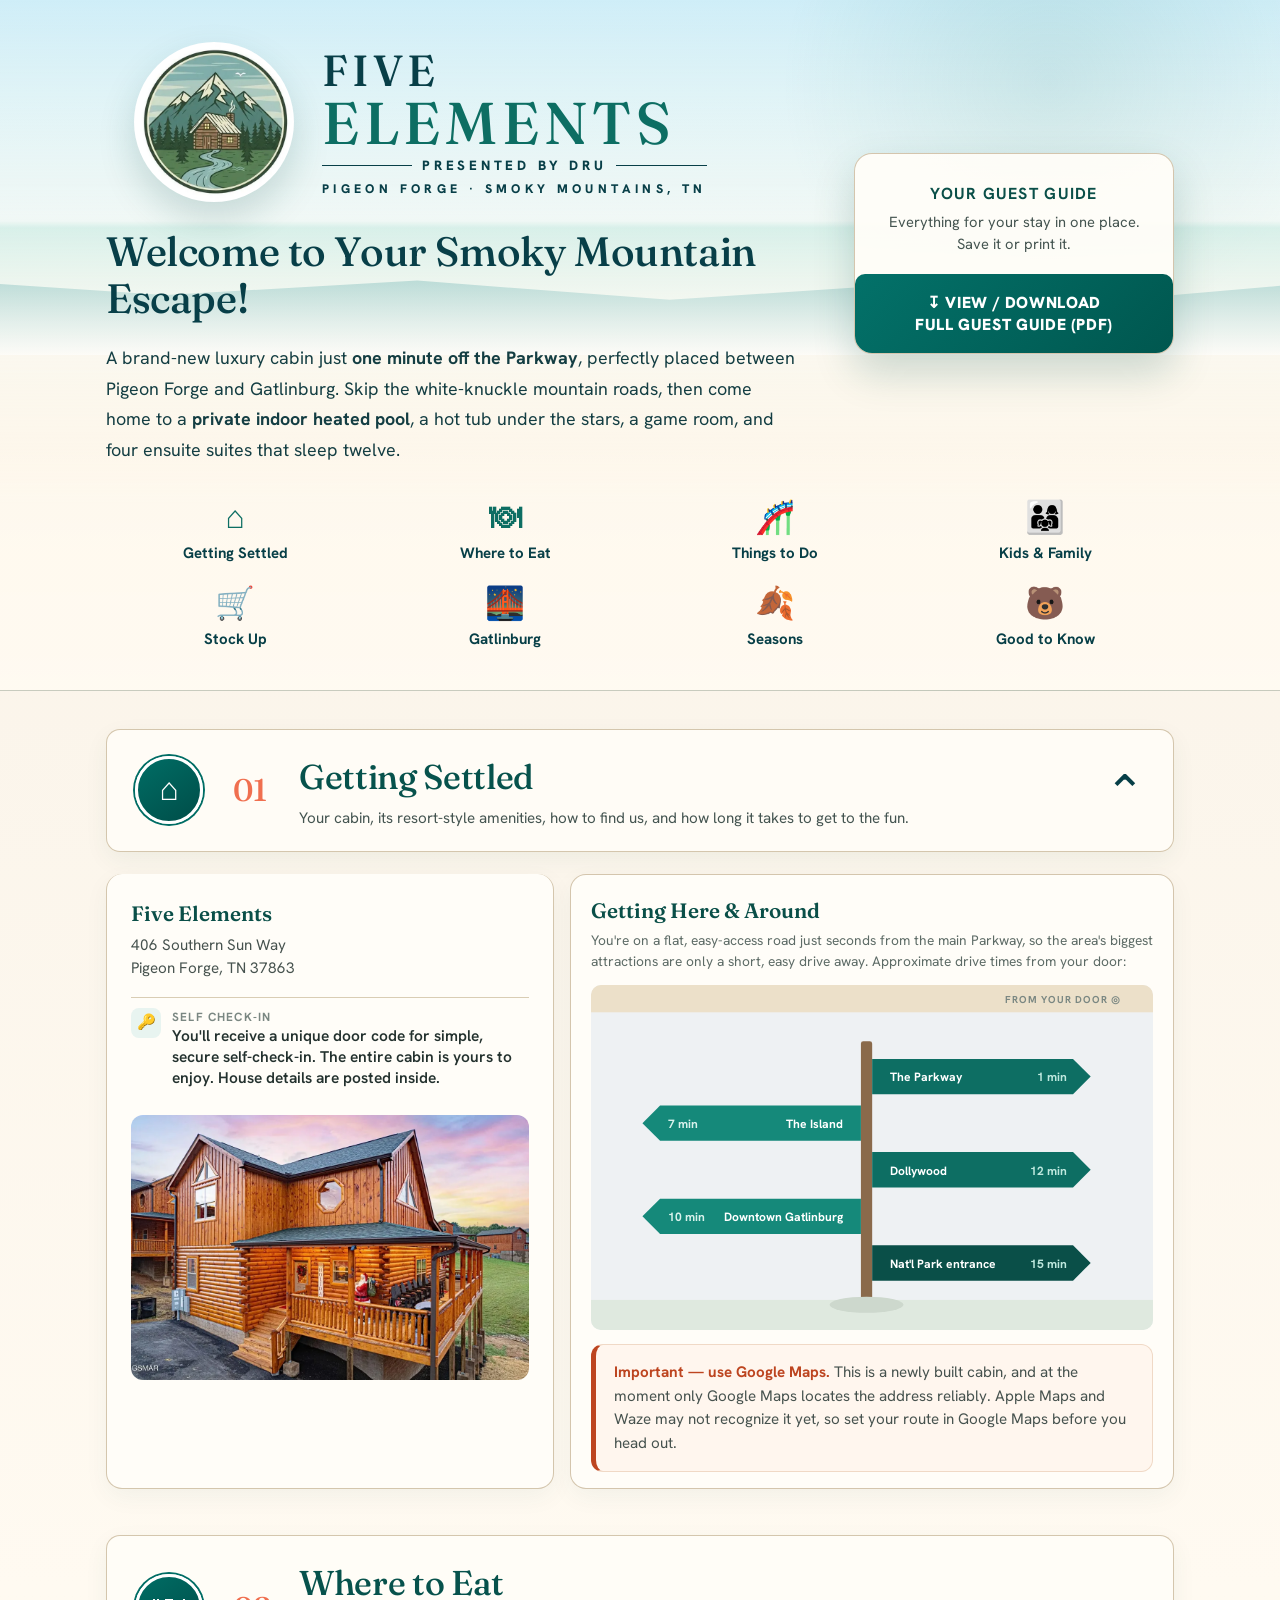
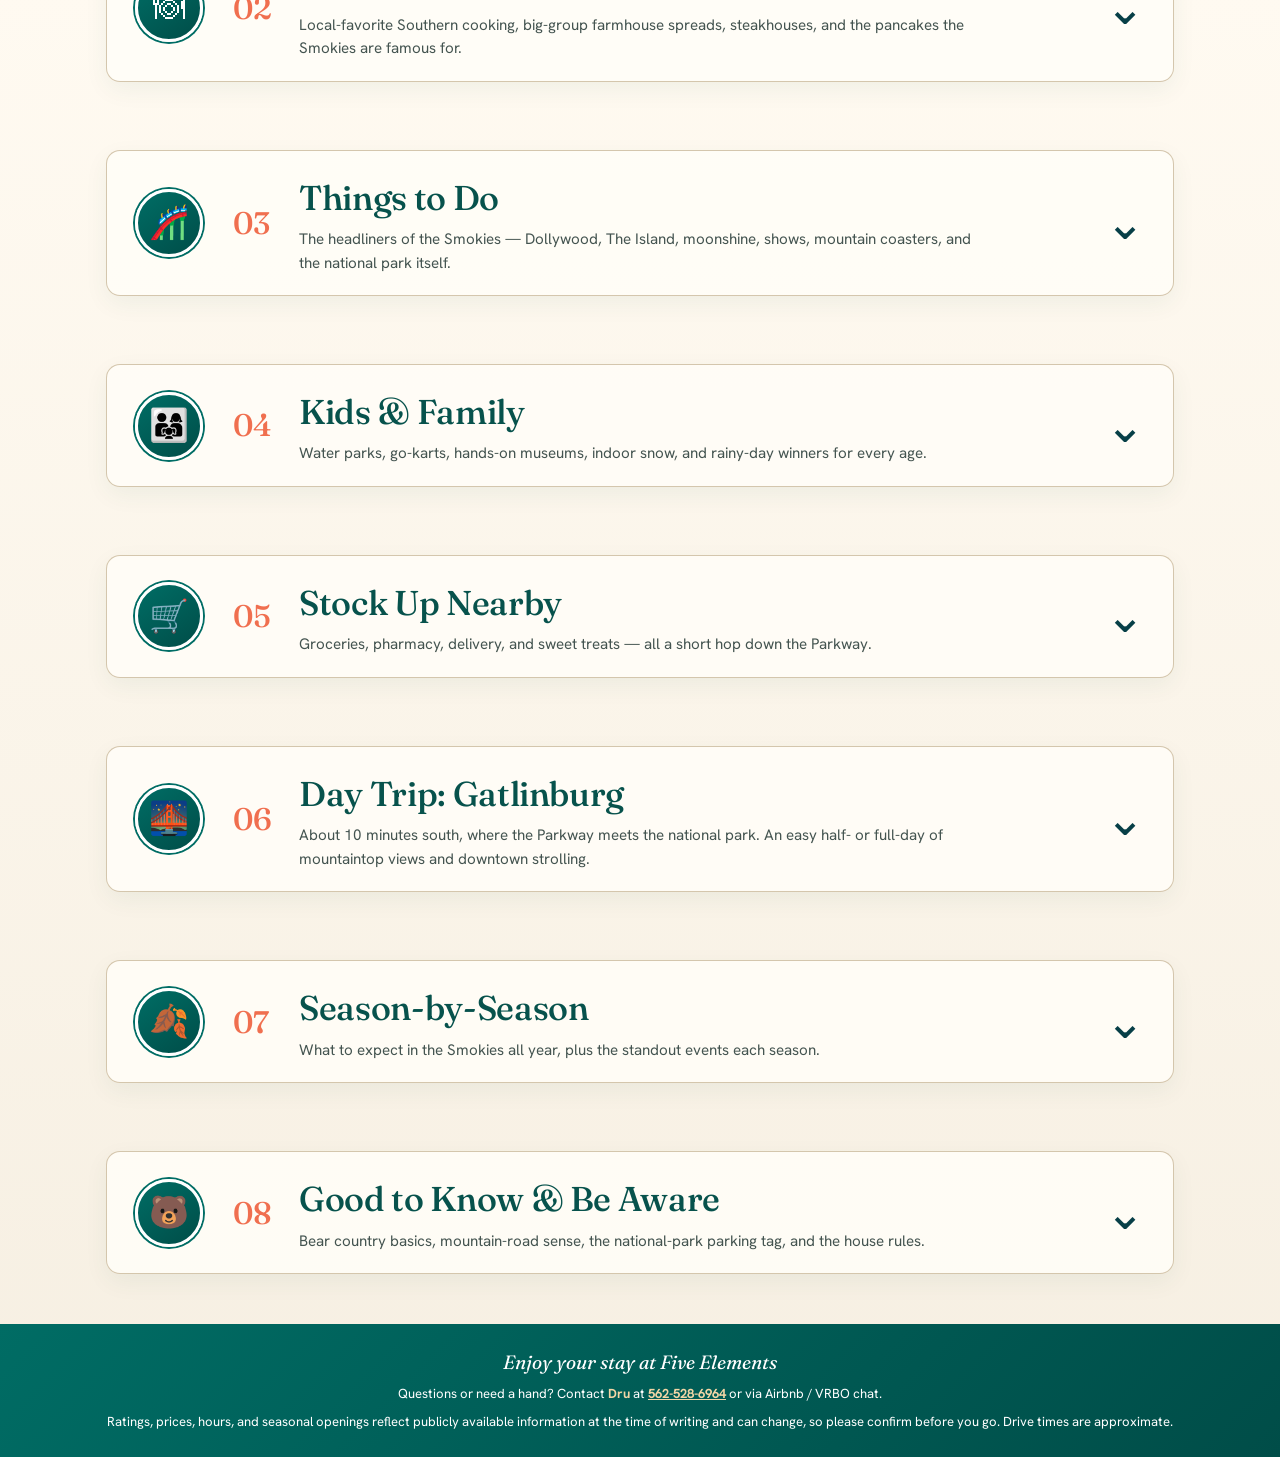
<file: index.html>
<!DOCTYPE html>
<html lang="en">
<head>
<meta charset="UTF-8">
<meta name="viewport" content="width=device-width, initial-scale=1.0">
<title>Five Elements Smoky Mountains Guide</title>
<meta name="description" content="Five Elements guest guide for Pigeon Forge, TN: cabin details, things to do for adults and kids, best places to eat, a Gatlinburg day trip, seasonal tips, and bear &amp; mountain safety.">
<meta name="robots" content="index, follow">
<meta name="theme-color" content="#0d6e63">
<link rel="canonical" href="https://5esmoky.github.io/guide/">
<meta property="og:type" content="website">
<meta property="og:title" content="Five Elements Smoky Mountains Guide">
<meta property="og:description" content="Guest guide for Five Elements in Pigeon Forge, TN: things to do, dining, a Gatlinburg day trip, seasonal tips, and local know-how.">
<meta property="og:url" content="https://5esmoky.github.io/guide/">
<meta property="og:image" content="https://5esmoky.github.io/guide/cabin-home.jpg">
<meta name="twitter:card" content="summary_large_image">
<meta name="twitter:title" content="Five Elements Smoky Mountains Guide">
<meta name="twitter:description" content="Guest guide for Five Elements in Pigeon Forge, Tennessee.">
<meta name="twitter:image" content="https://5esmoky.github.io/guide/cabin-home.jpg">
<link rel="preload" as="image" href="assets/img/cabin-logo.webp" type="image/webp">
<link rel="preconnect" href="https://fonts.googleapis.com">
<link rel="preconnect" href="https://fonts.gstatic.com" crossorigin>
<link href="https://fonts.googleapis.com/css2?family=Fraunces:ital,opsz,wght@0,9..144,400;0,9..144,500;0,9..144,600;1,9..144,400&family=Hanken+Grotesk:wght@400;500;600;700&display=swap" rel="stylesheet">
<link rel="stylesheet" href="assets/css/styles.css">

<style>
  /* tidy 4-up nav for 8 sections */
  .iconnav { grid-template-columns: repeat(4, 1fr) !important; row-gap: 22px !important; }
  @media screen and (max-width: 640px) { .iconnav { grid-template-columns: repeat(3, 1fr) !important; } }
  @media screen and (max-width: 420px) { .iconnav { grid-template-columns: repeat(2, 1fr) !important; } }

  /* signpost orientation card */
  .orient { width: 100%; height: auto; display: block; }

  /* GPS / be-aware callout */
  .callout { background: #fff6ee; border: 1px solid #f0d9c6; border-left: 5px solid var(--coral);
    border-radius: 12px; padding: 16px 18px; margin: 14px 0 0; }
  .callout b { color: var(--coral); }
  .callout p { margin: 0; font-size: .95rem; color: #46524e; }
</style>
</head>
<body>

<header class="hero">
  <div class="wrap hero-wrap">
    <div class="hero-main">
      <div class="brand-lockup">
        <picture><source srcset="assets/img/cabin-logo.webp" type="image/webp"><img class="brand-logo" src="cabin-logo.jpg" alt="Five Elements logo" width="440" height="440" decoding="async"></picture>
        <div class="brand-text">
          <div class="brand-title-small">FIVE</div>
          <div class="brand-title-large">ELEMENTS</div>
          <div class="brand-presented"><span></span>PRESENTED BY DRU<span></span></div>
          <div class="brand-place">PIGEON FORGE · SMOKY MOUNTAINS, TN</div>
        </div>
      </div>
      <h1>Welcome to Your Smoky Mountain Escape!</h1>
      <p class="lede">A brand-new luxury cabin just <b>one minute off the Parkway</b>, perfectly placed between Pigeon Forge and Gatlinburg. Skip the white-knuckle mountain roads, then come home to a <b>private indoor heated pool</b>, a hot tub under the stars, a game room, and four ensuite suites that sleep twelve.</p>
    </div>

    <aside class="hero-contact" aria-label="Guest guide download">
      <h3>Your Guest Guide</h3>
      <p class="smallhelp">Everything for your stay in one place. Save it or print it.</p>
      <a class="pdfbtn" href="./guest-guide.pdf" target="_blank" rel="noopener">↧ View / Download<br>Full Guest Guide (PDF)</a>
    </aside>
  </div>
  <nav class="wrap iconnav" aria-label="Guide sections">
    <a href="#settle"><span>⌂</span>Getting Settled</a>
    <a href="#eat"><span>🍽</span>Where to Eat</a>
    <a href="#do"><span>🎢</span>Things to Do</a>
    <a href="#family"><span>👨‍👩‍👧</span>Kids &amp; Family</a>
    <a href="#stores"><span>🛒</span>Stock Up</a>
    <a href="#gatlinburg"><span>🌉</span>Gatlinburg</a>
    <a href="#seasons"><span>🍂</span>Seasons</a>
    <a href="#good"><span>🐻</span>Good to Know</a>
  </nav>
</header>

<!-- ================= GETTING SETTLED ================= -->
<section class="wrap" id="settle">
  <details class="accordion" name="guide" open>
    <summary><span class="acc-icon">⌂</span><span class="sec-num">01</span><div class="sec-head"><h2>Getting Settled</h2><div class="summary-desc">Your cabin, its resort-style amenities, how to find us, and how long it takes to get to the fun.</div></div></summary>

  <div class="hilites">
    <h3>Your home at Five Elements</h3>
    <div class="hgrid">
      <div class="hitem"><span class="hi">&#127946;</span><div><b>Private indoor heated pool</b><span class="ht">Swim rain or shine, year-round. Heated, 3-ft depth, with a keyed safety lock and pool towels provided. Keep it locked and supervise children at all times.</span></div></div>
      <div class="hitem"><span class="hi">&#9832;&#65039;</span><div><b>Hot tub &amp; big deck</b><span class="ht">A steamy hot tub for star-gazing, plus lounge seating, a gas grill, and warm string lights. Morning coffee and sunset evenings hit different up here.</span></div></div>
      <div class="hitem"><span class="hi">&#127918;</span><div><b>Game room</b><span class="ht">A multi-cade arcade and a smart TV for the kids and the kids at heart, plus a cozy living room with a gas fireplace and a large sectional.</span></div></div>
      <div class="hitem"><span class="hi">&#128716;</span><div><b>4 ensuite suites · sleeps 12</b><span class="ht">Two king suites, one queen suite with two queens, and a bunk room with full-over-full beds. Every bedroom has its own full bath and smart TV. Full kitchen, washer/dryer, and high-speed WiFi throughout.</span></div></div>
    </div>
  </div>

  <div class="settle-grid">

    <div class="contact-card">
      <h3>Five Elements</h3>
      <p class="addr">406 Southern Sun Way<br>Pigeon Forge, TN 37863</p>
      <div class="contact-row">
        <div class="ic">&#128273;</div>
        <div><div class="lbl">Self check-in</div><div class="val">You'll receive a unique door code for simple, secure self-check-in. The entire cabin is yours to enjoy. House details are posted inside.</div></div>
      </div>
      <picture><source srcset="assets/img/cabin-home.webp" type="image/webp"><img class="home-photo" src="cabin-home.jpg" alt="Five Elements cabin at 406 Southern Sun Way, Pigeon Forge" width="1100" height="732" loading="lazy" decoding="async"></picture>
    </div>

    <div class="mapcard">
      <h3>Getting Here &amp; Around</h3>
      <p class="mapsub">You're on a flat, easy-access road just seconds from the main Parkway, so the area's biggest attractions are only a short, easy drive away. Approximate drive times from your door:</p>
      <svg class="orient" viewBox="0 0 700 430" xmlns="http://www.w3.org/2000/svg" role="img" aria-label="Signpost showing approximate drive times from the cabin: the Parkway 1 minute, The Island 7 minutes, Dollywood 12 minutes, downtown Gatlinburg 10 minutes, and the National Park entrance 15 minutes">
        <rect x="0" y="0" width="700" height="430" rx="10" fill="#eef1f3"/>
        <rect x="0" y="0" width="700" height="34" fill="#ece0c9"/>
        <text x="660" y="22" font-family="Hanken Grotesk, sans-serif" font-size="12.5" font-weight="700" fill="#7a8782" text-anchor="end" letter-spacing="1">FROM YOUR DOOR &#9678;</text>
        <!-- ground -->
        <rect x="0" y="392" width="700" height="38" fill="#dfe9df"/>
        <!-- signpost -->
        <rect x="336" y="70" width="14" height="322" rx="3" fill="#8a6a4b"/>
        <ellipse cx="343" cy="398" rx="46" ry="10" fill="#cdd8cd"/>
        <!-- sign plates -->
        <g font-family="Hanken Grotesk, sans-serif">
          <!-- 1 -->
          <path d="M350 92 h250 l22 22 -22 22 h-250 z" fill="#0d6e63"/>
          <text x="372" y="120" font-size="15" font-weight="700" fill="#ffffff">The Parkway</text>
          <text x="592" y="120" font-size="15" font-weight="700" fill="#bfe9df" text-anchor="end">1 min</text>
          <!-- 2 -->
          <path d="M336 150 h-250 l-22 22 22 22 h250 z" fill="#15897a"/>
          <text x="314" y="178" font-size="15" font-weight="700" fill="#ffffff" text-anchor="end">The Island</text>
          <text x="96" y="178" font-size="15" font-weight="700" fill="#d9f2ec">7 min</text>
          <!-- 3 -->
          <path d="M350 208 h250 l22 22 -22 22 h-250 z" fill="#0d6e63"/>
          <text x="372" y="236" font-size="15" font-weight="700" fill="#ffffff">Dollywood</text>
          <text x="592" y="236" font-size="15" font-weight="700" fill="#bfe9df" text-anchor="end">12 min</text>
          <!-- 4 -->
          <path d="M336 266 h-250 l-22 22 22 22 h250 z" fill="#15897a"/>
          <text x="314" y="294" font-size="15" font-weight="700" fill="#ffffff" text-anchor="end">Downtown Gatlinburg</text>
          <text x="96" y="294" font-size="15" font-weight="700" fill="#d9f2ec">10 min</text>
          <!-- 5 -->
          <path d="M350 324 h250 l22 22 -22 22 h-250 z" fill="#0a4f48"/>
          <text x="372" y="352" font-size="15" font-weight="700" fill="#ffffff">Nat'l Park entrance</text>
          <text x="592" y="352" font-size="15" font-weight="700" fill="#bfe9df" text-anchor="end">15 min</text>
        </g>
      </svg>
      <div class="callout">
        <p><b>Important — use Google Maps.</b> This is a newly built cabin, and at the moment only Google Maps locates the address reliably. Apple Maps and Waze may not recognize it yet, so set your route in Google Maps before you head out.</p>
      </div>
    </div>

  </div>
  </details>
</section>

<!-- ================= WHERE TO EAT ================= -->
<section class="wrap" id="eat">
  <details class="accordion" name="guide">
    <summary><span class="acc-icon">🍽</span><span class="sec-num">02</span><div class="sec-head"><h2>Where to Eat</h2><div class="summary-desc">Local-favorite Southern cooking, big-group farmhouse spreads, steakhouses, and the pancakes the Smokies are famous for.</div></div></summary>
  <div class="grid">

    <div class="card">
      <div class="top"><h3>The Old Mill Restaurant</h3><span class="pill">Southern · historic</span></div>
      <div class="meta">Old Mill Square · breakfast till 11am</div>
      <p>Comfort-food landmark beside a working grist mill. Fried chicken, chicken pot pie, meatloaf, and scratch breakfasts with grits and cornbread ground next door.</p>
      <span class="pick"><b>Try:</b> fried chicken · pot pie · the fresh-milled cornbread</span>
    </div>

    <div class="card">
      <div class="top"><h3>The Pottery House Café &amp; Grille</h3><span class="pill">Bistro-Southern</span></div>
      <div class="meta">Old Mill Square · lunch &amp; dinner</div>
      <p>Just across the square, a cozy spot serving Southern plates with a bistro twist, on pottery made next door. Pimento cheese, signature quiches, fresh salads and standout desserts.</p>
      <span class="pick"><b>Try:</b> a patio table by the fountain on a nice day</span>
    </div>

    <div class="card">
      <div class="top"><h3>Mama's Farmhouse</h3><span class="pill">Family-style · groups</span></div>
      <div class="meta">all-you-can-eat · passed bowls</div>
      <p>The move for a big cabin group. Sit down and bowls of Southern home cooking keep coming, family-style. Easy, hearty, and great for feeding twelve without a fuss.</p>
      <span class="pick"><b>Best for:</b> large groups &amp; hungry crews</span>
    </div>

    <div class="card">
      <div class="top"><h3>Sawyer's Farmhouse Restaurant</h3><span class="pill">Breakfast · pancakes</span></div>
      <div class="meta">big farmhouse breakfast</div>
      <p>Pancakes with warm syrup, French toast, omelets and loaded platters in a farmhouse setting. The classic fuel-up before a Dollywood, trail, or national-park day.</p>
      <span class="pick"><b>Tip:</b> go early; the morning line builds fast</span>
    </div>

    <div class="card">
      <div class="top"><h3>Alamo Steakhouse</h3><span class="pill">Steak · date night</span></div>
      <div class="meta">hand-cut, oak-grilled</div>
      <p>Hand-cut steaks grilled over oak, with scratch soups, sauces and gravies. The grown-up dinner when the meal is part of the splurge.</p>
      <span class="pick"><b>Try:</b> the Texas T-Bone or a bone-in ribeye</span>
    </div>

    <div class="card">
      <div class="top"><h3>The Local Goat</h3><span class="pill">New American</span></div>
      <div class="meta">near The Island · craft beer</div>
      <p>Scratch-made New American with locally sourced beef, craveable burgers, and a deep craft-beer and cocktail list. Lively, casual, and a reliable crowd-pleaser.</p>
      <span class="pick"><b>Best for:</b> a relaxed group dinner</span>
    </div>

    <div class="card">
      <div class="top"><h3>Huck Finn's Catfish</h3><span class="pill">Southern · catfish</span></div>
      <div class="meta">bottomless sides</div>
      <p>Southern-style catfish and fried chicken with "bottomless vittles" — white beans, slaw, hush puppies, fries or mashed potatoes. Save room for cobbler.</p>
      <span class="pick"><b>Best for:</b> a true Southern fish fry</span>
    </div>

    <div class="card">
      <div class="top"><h3>Blue Moose Burgers &amp; Wings</h3><span class="pill">Casual · game day</span></div>
      <div class="meta">burgers, wings &amp; TVs</div>
      <p>Easygoing sports-bar feel with big burgers, wings, and a deck. A good casual lunch or a spot to catch the game after a day on the Parkway.</p>
      <span class="pick"><b>Best for:</b> a laid-back, kid-friendly meal</span>
    </div>

    <div class="card">
      <div class="top"><h3>Puckett's</h3><span class="pill">BBQ · live music</span></div>
      <div class="meta">smoked meats</div>
      <p>Tennessee BBQ with slow-smoked pulled pork and brisket, generous sides, and a relaxed, music-friendly vibe. A solid pick for smoked-meat cravings.</p>
      <span class="pick"><b>Try:</b> the BBQ plate with skillet mac &amp; cheese</span>
    </div>

    <div class="card span2">
      <div class="top"><h3>Pancakes &amp; dinner shows (a Smokies tradition)</h3><span class="pill">Local color</span></div>
      <p>Pigeon Forge is the unofficial pancake capital of the South — you'll pass a great pancake house every few blocks (Sawyer's, Frizzle Chicken, Reagan's and more). For dinner-and-a-show, the area's big three are <b>Dolly Parton's Stampede</b>, the <b>Hatfield &amp; McCoy Dinner Feud</b>, and <b>Pirates Voyage</b> — book ahead in season. (More on shows in Things to Do.)</p>
      <span class="pick"><b>Tip:</b> reserve dinner shows at least a week out in summer and October</span>
    </div>

  </div>
  </details>
</section>

<!-- ================= THINGS TO DO ================= -->
<section class="wrap" id="do">
  <details class="accordion" name="guide">
    <summary><span class="acc-icon">🎢</span><span class="sec-num">03</span><div class="sec-head"><h2>Things to Do</h2><div class="summary-desc">The headliners of the Smokies — Dollywood, The Island, moonshine, shows, mountain coasters, and the national park itself.</div></div></summary>
  <div class="grid">

    <div class="card span2">
      <div class="top"><h3>Dollywood</h3><span class="pill">★ The signature day</span></div>
      <div class="meta">theme park · ~10–12 min</div>
      <p>One of America's most-awarded theme parks: world-class coasters, craft shows, Smoky Mountain food, and seasonal festivals. New for 2026 is <b>NightFlight Expedition</b>, an immersive indoor adventure coaster. Plan a full day, and check the calendar for operating days and festival dates.</p>
      <span class="pick"><b>Tip:</b> arrive at opening, hit headline rides first, save shows for midday heat</span>
      <span class="cphone"><span class="nm">Plan &amp; tickets:</span> <a href="https://www.dollywood.com" target="_blank" rel="noopener">dollywood.com</a></span>
    </div>

    <div class="card">
      <div class="top"><h3>The Island in Pigeon Forge</h3><span class="pill">Free to stroll</span></div>
      <div class="meta">~7 min · day &amp; night</div>
      <p>A 23-acre entertainment hub with the 200-ft <b>Great Smoky Mountain Wheel</b>, a dancing fountain show, shops, snacks, an arcade, and Ole Smoky Moonshine. Easy, walkable, and free to wander.</p>
      <span class="pick"><b>Best for:</b> an easy evening with the whole group</span>
      <span class="cphone"><a href="https://islandinpigeonforge.com" target="_blank" rel="noopener">islandinpigeonforge.com</a></span>
    </div>

    <div class="card">
      <div class="top"><h3>Moonshine &amp; Distillery Tastings</h3><span class="pill">Adults</span></div>
      <div class="meta">flights &amp; tours</div>
      <p>Tennessee's legal-moonshine country. Sample at <b>Ole Smoky</b> (at The Island), <b>Old Forge Distillery</b>, <b>Tennessee Shine Co.</b>, and <b>Junction 35</b>. Most offer cheap tasting flights and short tours.</p>
      <span class="pick"><b>Tip:</b> tastings fill up on weekend evenings — go earlier</span>
    </div>

    <div class="card">
      <div class="top"><h3>Dinner Shows</h3><span class="pill">Dinner + entertainment</span></div>
      <div class="meta">book ahead</div>
      <p><b>Dolly Parton's Stampede</b> (horses &amp; a four-course meal), the <b>Hatfield &amp; McCoy Dinner Feud</b> (comedy + Southern feast), and <b>Pirates Voyage</b> (acrobatics on a full-size ship). Loud, fun, and a hit with all ages.</p>
      <span class="pick"><b>Best for:</b> a no-cooking-tonight family evening</span>
    </div>

    <div class="card span2">
      <div class="top"><h3>Great Smoky Mountains National Park</h3><span class="pill">Free entry · ~15 min</span></div>
      <div class="meta">scenic drives, waterfalls &amp; hikes</div>
      <p>The most-visited national park in the country is right at your doorstep. Drive <b>Cades Cove</b> (an 11-mile loop famous for wildlife), <b>Newfound Gap</b>, and the <b>Roaring Fork Motor Nature Trail</b>; hike to <b>Laurel Falls</b>, <b>Clingmans Dome (Kuwohi)</b>, or <b>Andrews Bald</b>. There's no entrance fee, but a parking tag is required to stop (see Good to Know).</p>
      <span class="pick"><b>Tip:</b> go early for wildlife and parking; Cades Cove jams up by mid-morning</span>
      <span class="cphone"><a href="https://www.nps.gov/grsm" target="_blank" rel="noopener">nps.gov/grsm</a></span>
    </div>

    <div class="card">
      <div class="top"><h3>Mountain Coasters &amp; Ziplines</h3><span class="pill">Thrill</span></div>
      <div class="meta">all over the Parkway</div>
      <p>Gravity-fed alpine coasters you control yourself, plus zipline canopy tours. Try the <b>Smoky Mountain Alpine Coaster</b>, <b>Rowdy Bear</b>, <b>Goats on a Roof</b>, and <b>Smoky Mountain Ziplines</b>.</p>
      <span class="pick"><b>Best for:</b> teens and thrill-seekers</span>
    </div>

    <div class="card">
      <div class="top"><h3>Live Shows &amp; Comedy</h3><span class="pill">Evenings</span></div>
      <div class="meta">family-friendly</div>
      <p>Beyond the dinner shows, the Parkway is lined with theaters — magic, music, and the long-running <b>Comedy Barn</b>. A relaxed, indoor option for a cooler or rainy night.</p>
      <span class="pick"><b>Best for:</b> an easy night out of the weather</span>
    </div>

  </div>
  </details>
</section>

<!-- ================= FOR KIDS & FAMILY ================= -->
<section class="wrap" id="family">
  <details class="accordion" name="guide">
    <summary><span class="acc-icon">👨‍👩‍👧</span><span class="sec-num">04</span><div class="sec-head"><h2>Kids &amp; Family</h2><div class="summary-desc">Water parks, go-karts, hands-on museums, indoor snow, and rainy-day winners for every age.</div></div></summary>
  <div class="grid">

    <div class="card">
      <div class="top"><h3>Dollywood's Splash Country</h3><span class="pill">Summer water park</span></div>
      <div class="meta">seasonal · check dates</div>
      <p>Slides, a wave pool, and a lazy river next to Dollywood. A must on a hot summer day; it runs seasonally, so confirm the calendar before you go.</p>
      <span class="pick"><b>Best for:</b> beating the summer heat</span>
    </div>

    <div class="card">
      <div class="top"><h3>WonderWorks</h3><span class="pill">Hands-on science</span></div>
      <div class="meta">the upside-down building</div>
      <p>You can't miss it — it looks flipped on its roof. Inside: 100+ interactive exhibits, an indoor ropes course, and a laser-tag arena. A great rainy-day plan.</p>
      <span class="pick"><b>Best for:</b> curious kids &amp; a weather backup</span>
    </div>

    <div class="card">
      <div class="top"><h3>The Track / Adventure Raceway</h3><span class="pill">Go-karts &amp; more</span></div>
      <div class="meta">on the Parkway</div>
      <p>Multi-level go-kart tracks, mini-golf, bumper boats, kiddie rides and an arcade — the classic Pigeon Forge midway. Pay per attraction or grab a points card.</p>
      <span class="pick"><b>Best for:</b> burning off energy after dinner</span>
    </div>

    <div class="card">
      <div class="top"><h3>Titanic Museum Attraction</h3><span class="pill">Interactive history</span></div>
      <div class="meta">the ship-shaped building</div>
      <p>Walk aboard a half-scale Titanic with a real boarding pass, touch a real iceberg, and feel the sloping decks. Surprisingly moving and very kid-engaging.</p>
      <span class="pick"><b>Best for:</b> ages 6+ and history buffs</span>
    </div>

    <div class="card">
      <div class="top"><h3>Pigeon Forge Snow</h3><span class="pill">Indoor snow</span></div>
      <div class="meta">tubing year-round</div>
      <p>Real snow indoors, all year, for snow tubing and a kids' play area. A genuinely different way to spend a hot afternoon or a rainy one.</p>
      <span class="pick"><b>Best for:</b> little ones &amp; novelty</span>
    </div>

    <div class="card">
      <div class="top"><h3>Comedy Barn &amp; Magic Shows</h3><span class="pill">Clean comedy</span></div>
      <div class="meta">family theaters</div>
      <p>Wholesome, all-ages stage shows with comedy, animals, and magic. An easy, air-conditioned evening the kids will talk about.</p>
      <span class="pick"><b>Best for:</b> a low-key family night</span>
    </div>

    <div class="card">
      <div class="top"><h3>Alcatraz East Crime Museum</h3><span class="pill">Older kids &amp; teens</span></div>
      <div class="meta">true-crime &amp; CSI</div>
      <p>A behind-the-scenes look at crime-solving and forensics, with plenty of interactive exhibits. Best for tweens, teens, and the CSI-obsessed.</p>
      <span class="pick"><b>Best for:</b> ages 10+ on a rainy day</span>
    </div>

    <div class="card span2">
      <div class="top"><h3>A Day "In" at the Cabin (don't overschedule)</h3><span class="pill">Free · at home</span></div>
      <p>Your cabin is an attraction in itself. Spend a slow morning in the <b>private indoor heated pool</b>, run a game-room tournament on the arcade, fire up the grill, and soak in the hot tub after dark. It's the perfect reset between big days out — and the best rainy-day plan of all.</p>
      <span class="pick"><b>Reminder:</b> keep the pool door locked and watch children closely — there's no lifeguard</span>
    </div>

  </div>
  </details>
</section>

<!-- ================= STOCK UP NEARBY ================= -->
<section class="wrap" id="stores">
  <details class="accordion" name="guide">
    <summary><span class="acc-icon">🛒</span><span class="sec-num">05</span><div class="sec-head"><h2>Stock Up Nearby</h2><div class="summary-desc">Groceries, pharmacy, delivery, and sweet treats — all a short hop down the Parkway.</div></div></summary>
  <div class="storewrap">

    <div class="storebox feature">
      <h3><span class="em">🛒</span> Groceries &amp; Essentials</h3>
      <p class="boxsub">Stock the kitchen for a group of twelve</p>
      <div class="store">
        <div class="sname">Food City <span class="tag">closest grocery</span></div>
        <div class="smeta">3625 Parkway, Pigeon Forge · right on the Parkway · open ~7am–midnight daily</div>
        <div class="smeta"><b>Price note:</b> the convenient full grocery closest to the cabin.</div>
        <div class="sphone"><a href="tel:+18654534977">(865) 453-4977</a></div>
      </div>
      <div class="store">
        <div class="sname">Kroger <span class="tag">open late</span></div>
        <div class="smeta">220 Wears Valley Rd, Pigeon Forge · just off the Parkway · open late, with an in-store pharmacy</div>
        <div class="smeta"><b>Price note:</b> big selection and a pharmacy under one roof.</div>
        <div class="sphone"><a href="tel:+18654297127">(865) 429-7127</a> · pharmacy</div>
      </div>
      <div class="store">
        <div class="sname">Publix</div>
        <div class="smeta">2656 Parkway (Valley Forge Shopping Center), Pigeon Forge · ~7am–9pm · deli, bakery &amp; pharmacy</div>
        <div class="smeta"><b>Price note:</b> great deli/bakery; easy in-and-out.</div>
      </div>
      <div class="store">
        <div class="sname">Walmart Supercenter</div>
        <div class="smeta">1414 Parkway, Sevierville · ~10–12 min up the Parkway · open 24 hours · pharmacy</div>
        <div class="smeta"><b>Price note:</b> the lowest-cost one-stop for food plus anything you forgot.</div>
      </div>
    </div>

    <div class="storebox feature">
      <h3><span class="em">💊</span> Pharmacy &amp; Convenience</h3>
      <p class="boxsub">Meds, sunscreen, and last-minute needs</p>
      <div class="store">
        <div class="sname">Walgreens / CVS</div>
        <div class="smeta">Several locations along the Parkway in Pigeon Forge &amp; Sevierville · pharmacy, OTC meds, snacks, basics</div>
        <div class="smeta"><b>Tip:</b> handy for a forgotten prescription or first-aid run.</div>
      </div>
      <div class="store">
        <div class="sname">Grocery pharmacies</div>
        <div class="smeta">Kroger (220 Wears Valley Rd), Walmart (1414 Parkway, Sevierville) and Publix (2656 Parkway) all have pharmacies and most everyday OTC items.</div>
      </div>
      <div class="store">
        <div class="sname">REI · Park parking tags</div>
        <div class="smeta">2655 Teaster Lane, Pigeon Forge · sells national-park parking tags (and gear) if you'd rather grab one in person than print at home.</div>
      </div>
    </div>

    <div class="storebox">
      <h3><span class="em">🍕</span> Delivery &amp; Takeout</h3>
      <p class="boxsub">When nobody wants to leave the hot tub</p>
      <div class="store">
        <div class="sname">DoorDash &amp; Uber Eats</div>
        <div class="smeta">Both deliver widely across Pigeon Forge — pizza, BBQ, breakfast and more, straight to the cabin. Delivery fees and times vary on busy nights.</div>
      </div>
      <div class="store">
        <div class="sname">Big Daddy's Pizzeria</div>
        <div class="smeta">Wood-fired pizzas, a local favorite for takeout. Call ahead on weekend evenings.</div>
      </div>
    </div>

    <div class="storebox">
      <h3><span class="em">🍦</span> Sweet Treats</h3>
      <p class="boxsub">The perfect end to a mountain day</p>
      <div class="store">
        <div class="sname">The Island creameries &amp; candy</div>
        <div class="smeta">Ice cream, fudge and hand-pulled taffy around the fountain at The Island — fun after the wheel.</div>
      </div>
      <div class="store">
        <div class="sname">The Old Mill Candy Kitchen</div>
        <div class="smeta">Old Mill Square · fudge, brittle and ice cream in the historic district, next to the restaurants.</div>
      </div>
    </div>

  </div>
  </details>
</section>

<!-- ================= GATLINBURG DAY TRIP ================= -->
<section class="wrap" id="gatlinburg">
  <details class="accordion" name="guide">
    <summary><span class="acc-icon">🌉</span><span class="sec-num">06</span><div class="sec-head"><h2>Day Trip: Gatlinburg</h2><div class="summary-desc">About 10 minutes south, where the Parkway meets the national park. An easy half- or full-day of mountaintop views and downtown strolling.</div></div></summary>
  <div class="grid">

    <div class="card span2">
      <div class="top"><h3>Gatlinburg SkyLift Park &amp; SkyBridge</h3><span class="pill">★ The view</span></div>
      <div class="meta">~10 min · downtown Gatlinburg</div>
      <p>Ride a chairlift up Crockett Mountain to the SkyDeck, then walk the <b>SkyBridge</b> — at 680 feet, the longest pedestrian suspension bridge in North America, with glass-floor panels in the middle. 2026 admission runs about $30 adults / $22 kids (ages 4–11), including the chairlift.</p>
      <span class="pick"><b>Tip:</b> sunset is stunning; buy combo tickets online if pairing with another attraction</span>
      <span class="cphone"><a href="https://gatlinburgskypark.com" target="_blank" rel="noopener">gatlinburgskypark.com</a></span>
    </div>

    <div class="card">
      <div class="top"><h3>Anakeesta</h3><span class="pill">Mountaintop park</span></div>
      <div class="meta">half to full day</div>
      <p>A gondola or chairlift climbs to a mountaintop park with a 16-bridge <b>Treetop Skywalk</b>, the Anavista Tower, ziplines, a mountain coaster, gardens, and dining. Genuinely great for all ages.</p>
      <span class="pick"><b>Best for:</b> views, kids, and a little thrill</span>
      <span class="cphone"><a href="https://anakeesta.com" target="_blank" rel="noopener">anakeesta.com</a></span>
    </div>

    <div class="card">
      <div class="top"><h3>Ripley's Aquarium of the Smokies</h3><span class="pill">All ages</span></div>
      <div class="meta">88 River Road</div>
      <p>10,000+ sea creatures, a glass underwater tunnel with sharks and rays, and hands-on touch tanks. One of the area's top rainy-day picks for families.</p>
      <span class="pick"><b>Best for:</b> little ones &amp; a weather backup</span>
    </div>

    <div class="card">
      <div class="top"><h3>Ober Mountain (Ober Gatlinburg)</h3><span class="pill">Year-round</span></div>
      <div class="meta">aerial tramway up</div>
      <p>Ride the tram up Mount Harrison for skiing and snow tubing in winter, or the alpine slide, mountain coaster and wildlife encounter the rest of the year.</p>
      <span class="pick"><b>Best for:</b> winter snow play or summer rides</span>
    </div>

    <div class="card">
      <div class="top"><h3>Great Smoky Arts &amp; Crafts Community</h3><span class="pill">Local makers</span></div>
      <div class="meta">8-mile scenic loop</div>
      <p>The largest group of independent artisans in the country — 100+ studios and galleries along a scenic loop just east of downtown. Pottery, leather, brooms, candles, and more.</p>
      <span class="pick"><b>Best for:</b> souvenirs with a story</span>
    </div>

    <div class="card">
      <div class="top"><h3>Downtown Parkway &amp; The Village</h3><span class="pill">Stroll &amp; sip</span></div>
      <div class="meta">walkable strip</div>
      <p>Moonshine and whiskey tastings (Sugarlands, Ole Smoky), the European-style Village Shops, candy makers, and live music at spots like Ole Red. Easy to wander on foot.</p>
      <span class="pick"><b>Tip:</b> park once and walk; downtown lots fill fast midday</span>
    </div>

  </div>
  </details>
</section>

<!-- ================= SEASON-BY-SEASON ================= -->
<section class="wrap" id="seasons">
  <details class="accordion" name="guide">
    <summary><span class="acc-icon">🍂</span><span class="sec-num">07</span><div class="sec-head"><h2>Season-by-Season</h2><div class="summary-desc">What to expect in the Smokies all year, plus the standout events each season.</div></div></summary>
  <div class="seasons">

    <div class="season s-spring">
      <h3>Spring</h3>
      <div class="when">March to May</div>
      <ul>
        <li>Wildflowers everywhere — the park is nicknamed "Wildflower National Park"</li>
        <li>Dollywood reopens for the season; smaller crowds than summer</li>
        <li>Mild days, cool nights — pack layers</li>
        <li>Late May/June: the famous synchronous fireflies at Elkmont (lottery access)</li>
      </ul>
      <div class="vibe">Fresh, green, and the calm before the summer rush.</div>
    </div>

    <div class="season s-summer">
      <h3>Summer</h3>
      <div class="when">June to August</div>
      <ul>
        <li>Peak season: Dollywood's Splash Country open, everything running</li>
        <li>Warm and humid with brief afternoon thunderstorms</li>
        <li>Book Dollywood, dinner shows and tours ahead — they sell out</li>
        <li>July 4th fireworks and festivals along the Parkway</li>
      </ul>
      <div class="vibe">Busy, lively, and the classic full-tilt family vacation.</div>
    </div>

    <div class="season s-fall">
      <h3>Fall</h3>
      <div class="when">September to November</div>
      <ul>
        <li>Leaf season is the big one — color usually peaks mid-to-late October</li>
        <li>Dollywood Harvest Festival &amp; Great Pumpkin LumiNights</li>
        <li>Crisp, gorgeous hiking weather</li>
        <li>Heads-up: October weekends are very busy — book early and start days early</li>
      </ul>
      <div class="vibe">Arguably the most beautiful time to be in the mountains.</div>
    </div>

    <div class="season s-winter">
      <h3>Winter</h3>
      <div class="when">December to February</div>
      <ul>
        <li>Millions of lights: Dollywood's Smoky Mountain Christmas &amp; Winterfest area-wide</li>
        <li>Ober Mountain skiing &amp; snow tubing; Pigeon Forge Snow year-round</li>
        <li>Best deals and the shortest lines of the year</li>
        <li>Snow/ice is possible — check mountain road conditions before higher drives</li>
      </ul>
      <div class="vibe">Cozy, festive, and a great-value getaway.</div>
    </div>

  </div>
  </details>
</section>

<!-- ================= GOOD TO KNOW ================= -->
<section class="wrap" id="good">
  <details class="accordion" name="guide">
    <summary><span class="acc-icon">🐻</span><span class="sec-num">08</span><div class="sec-head"><h2>Good to Know &amp; Be Aware</h2><div class="summary-desc">Bear country basics, mountain-road sense, the national-park parking tag, and the house rules.</div></div></summary>

  <div class="callout" style="margin-top:0;">
    <p><b>Use Google Maps to find us.</b> The cabin is brand new, so only Google Maps locates 406 Southern Sun Way reliably right now. Apple Maps and Waze may send you the wrong way — set your route in Google Maps before leaving.</p>
  </div>

  <div class="rules">
    <h3>🐻 Bears &amp; Wildlife</h3>
    <p class="rulesub">You're in black-bear country — the park is home to roughly 1,500 black bears, and they do wander into neighborhoods and cabins. A few rules keep you and the bears safe.</p>
    <ul class="rulelist">
      <li>Never feed or approach wildlife. In the park it's illegal to willfully come within 50 yards (150 ft) of a bear or elk.</li>
      <li>Secure all food and trash. Don't leave food, coolers, or leftovers on the deck, by the grill, or visible in your car.</li>
      <li>Take trash to the bins promptly and keep lids closed; don't toss food scraps outside.</li>
      <li>If you see a bear, keep your distance and enjoy it from afar — use your phone's zoom, not your feet.</li>
      <li>If a bear approaches: stay calm, pick up small children, make yourself look big, and back away slowly. Do not run.</li>
      <li>Black bears are not grizzlies — if one actually attacks, do <b>not</b> play dead. Fight back, aiming for the face and muzzle.</li>
    </ul>
  </div>

  <div class="rules">
    <h3>🚗 Mountain Roads &amp; the National Park</h3>
    <p class="rulesub">You're a flat minute from the Parkway, but day trips climb into the mountains. A little planning goes a long way.</p>
    <ul class="rulelist">
      <li>Mountain roads are winding and can fog up — slow down, take breaks, and go easy on cruise control.</li>
      <li>The national park has <b>no entrance fee</b>, but a "Park It Forward" parking tag is required to stop for more than 15 minutes: about $5/day, $15/week, or $40/year.</li>
      <li>Buy tags online at recreation.gov or smokiesinformation.org, at visitor centers, or at REI on Teaster Lane. Print it — digital tags aren't accepted. Just driving through is free.</li>
      <li>The Parkway strip backs up midday in season; mornings are calmer, and the Gatlinburg bypass skips some traffic.</li>
      <li>Mountain weather changes fast and runs cooler at elevation — bring a layer even in summer.</li>
    </ul>
  </div>

  <div class="rules">
    <h3>🏡 House Rules</h3>
    <p class="rulesub">A few essentials so everyone has a great, safe stay. (Drawn from your booking details — final house rules posted inside the cabin.)</p>
    <ul class="rulelist">
      <li><b>No smoking</b> anywhere on the property, indoors or out. Violations incur a $500 fee.</li>
      <li>A <b>$500 refundable security deposit</b> hold is placed for the stay and released after checkout if there's no damage.</li>
      <li>Check in with your <b>unique door code</b>; the entire cabin is yours to enjoy.</li>
      <li><b>Indoor pool:</b> keep the keyed pool door locked, and never let children swim unsupervised — there is no lifeguard, and the pool is 3 ft deep throughout.</li>
      <li>Please treat the cabin with care, keep noise neighborly, and respect the listed maximum of 12 guests.</li>
    </ul>
  </div>

  <div class="tips">
    <div class="tip-grid">
      <div class="tip"><h4>Book the big stuff early</h4><p>Dollywood, dinner shows, and tours sell out in summer and on October weekends. Reserve before you arrive.</p></div>
      <div class="tip"><h4>Get your park tag online</h4><p>Buy and print your Park It Forward parking tag before you go, so you're not hunting for one at the trailhead.</p></div>
      <div class="tip"><h4>Beat the Parkway</h4><p>Traffic on the strip peaks midday. Start days early and you'll save real time, especially in fall.</p></div>
      <div class="tip"><h4>Pack layers</h4><p>Mountain mornings and higher elevations are cool even in summer. A light jacket goes a long way.</p></div>
      <div class="tip"><h4>Cash for tips</h4><p>Dinner-show servers, guides, and tour crews work for tips — bring a little cash to thank a great one.</p></div>
      <div class="tip thanks"><h4>Thank you <span class="heart">&#9825;</span></h4><p>We're so glad you chose Five Elements. Have a wonderful stay in the Smokies!</p></div>
    </div>
  </div>
  </details>
</section>

<footer>
  <div class="wrap">
    <div class="mark">Enjoy your stay at Five Elements</div>
    <p style="margin-bottom:8px;color:#fff;">Questions or need a hand? Contact <b style="color:#f3d6a6;">Dru</b> at <a href="tel:+15625286964" style="color:#f3d6a6;font-weight:700;text-decoration:underline;">562-528-6964</a> or via Airbnb / VRBO chat.</p>
    <p>Ratings, prices, hours, and seasonal openings reflect publicly available information at the time of writing and can change, so please confirm before you go. Drive times are approximate.</p>
  </div>
</footer>

<script src="assets/js/main.js" defer></script>
</body>
</html>
</file>
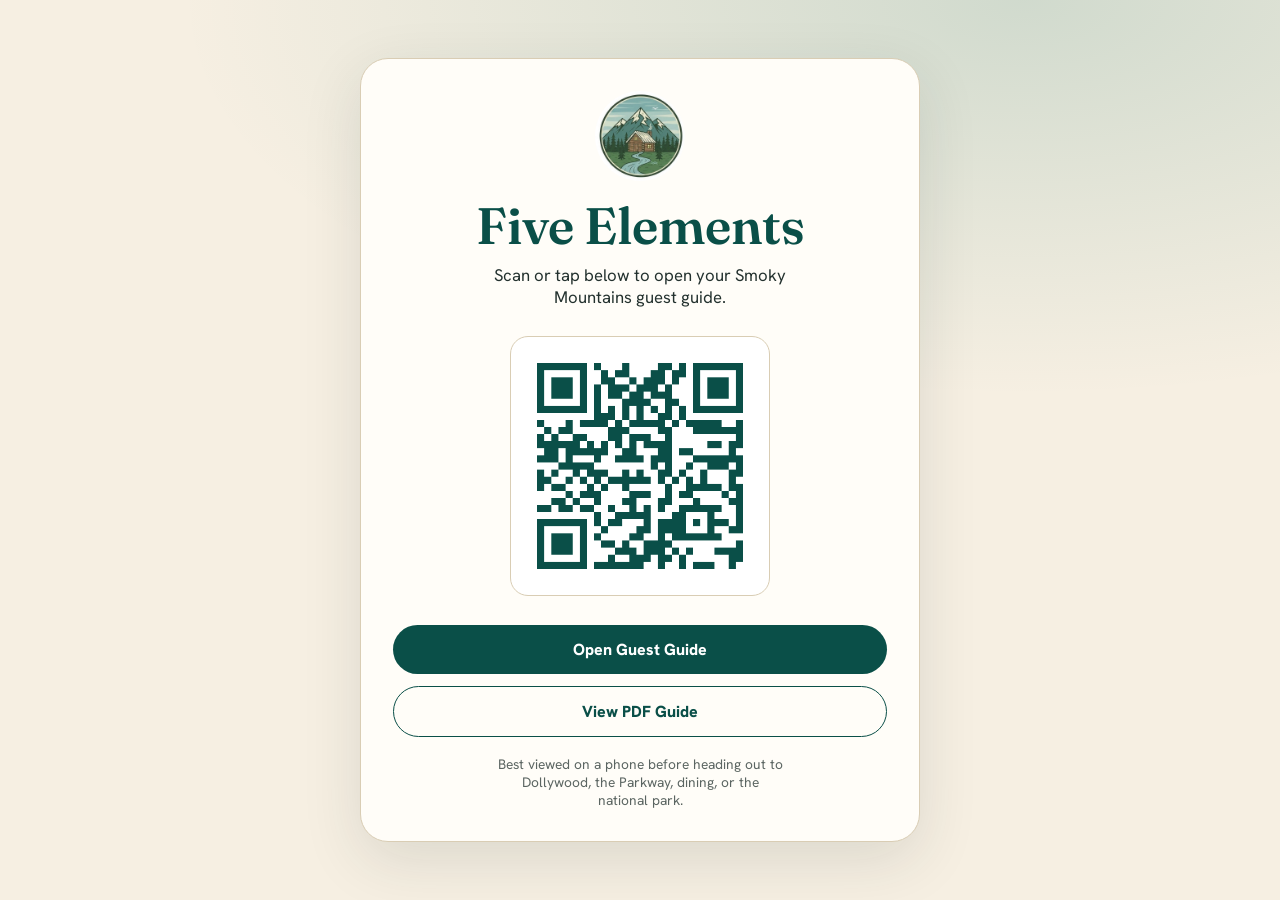
<file: qr.html>
<!DOCTYPE html>
<html lang="en">
<head>
<meta charset="UTF-8">
<meta name="viewport" content="width=device-width, initial-scale=1.0">
<title>Five Elements Smoky Mountains Guide QR</title>
<meta name="description" content="QR landing page for Five Elements guests to open the Pigeon Forge guest guide and PDF.">
<meta name="robots" content="noindex, follow">
<meta name="theme-color" content="#0d6e63">
<link rel="preconnect" href="https://fonts.googleapis.com">
<link rel="preconnect" href="https://fonts.gstatic.com" crossorigin>
<link href="https://fonts.googleapis.com/css2?family=Fraunces:wght@500;600&family=Hanken+Grotesk:wght@400;600;700;800&display=swap" rel="stylesheet">
<style>
:root{--sand:#f6efe2;--ink:#23312e;--emerald:#0d6e63;--emerald-deep:#0a4f48;--coral:#bd4520;--paper:#fffdf8;--line:#d9cdb4}*{box-sizing:border-box}body{margin:0;min-height:100vh;display:grid;place-items:center;padding:28px;background:radial-gradient(120% 80% at 80% 0%, rgba(13,110,99,.16), transparent 55%),var(--sand);font-family:'Hanken Grotesk',sans-serif;color:var(--ink)}main{width:min(100%,560px);background:var(--paper);border:1px solid var(--line);border-radius:28px;padding:32px;text-align:center;box-shadow:0 18px 60px rgba(35,49,46,.12)}.logo{width:90px;height:auto;border-radius:50%;margin-bottom:14px}h1{font-family:'Fraunces',serif;font-weight:600;font-size:clamp(2rem,8vw,3.2rem);line-height:1;margin:0 0 12px;color:var(--emerald-deep)}p{font-size:1.05rem;margin:0 auto 22px;max-width:36ch}.qr{width:min(78vw,260px);height:auto;background:white;border-radius:18px;padding:12px;border:1px solid var(--line);margin:6px auto 24px}.actions{display:grid;gap:12px}.btn{display:block;text-decoration:none;background:var(--emerald-deep);color:#fff;border-radius:999px;padding:14px 18px;font-weight:800}.btn.secondary{background:transparent;color:var(--emerald-deep);border:1px solid var(--emerald-deep)}.note{font-size:.86rem;opacity:.74;margin-top:18px;margin-bottom:0}@media(max-width:520px){main{padding:26px 20px;border-radius:22px}.actions{gap:10px}.btn{padding:13px 16px}}
</style>
</head>
<body>
<main>
<img class="logo" src="cabin-logo.jpg" alt="Five Elements logo" width="440" height="440">
<h1>Five Elements</h1>
<p>Scan or tap below to open your Smoky Mountains guest guide.</p>
<img class="qr" src="guest-guide-qr.png" alt="QR code for the Five Elements guest guide" width="396" height="396">
<div class="actions">
<a class="btn" href="./">Open Guest Guide</a>
<a class="btn secondary" href="./guest-guide.pdf" target="_blank" rel="noopener">View PDF Guide</a>
</div>
<p class="note">Best viewed on a phone before heading out to Dollywood, the Parkway, dining, or the national park.</p>
</main>
</body>
</html>
</file>
<file: assets/css/styles.css>
:root{
    --sand:#f6efe2;
    --sand-deep:#ece0c9;
    --ink:#23312e;
    --emerald:#0d6e63;
    --emerald-deep:#0a4f48;
    --coral:#bd4520;
    --gold:#c79a3f;
    --line:#d9cdb4;
    --paper:#fffdf8;
  }
  *{box-sizing:border-box;margin:0;padding:0;}
  html{scroll-behavior:smooth;}
  body{
    font-family:'Hanken Grotesk',sans-serif;
    background:var(--sand);
    color:var(--ink);
    line-height:1.55;
    -webkit-font-smoothing:antialiased;
  }
  .wrap{max-width:920px;margin:0 auto;padding:0 26px;}

  /* ---------- HERO ---------- */
  header.hero{
    position:relative;
    background:
      radial-gradient(120% 90% at 80% 0%, rgba(13,110,99,.18), transparent 60%),
      linear-gradient(160deg,var(--emerald-deep) 0%, var(--emerald) 55%, #15897a 100%);
    color:var(--paper);
    padding:64px 0 72px;
    overflow:hidden;
  }
  header.hero::after{
    content:"";position:absolute;left:0;right:0;bottom:-1px;height:46px;
    background:var(--sand);
    -webkit-mask:radial-gradient(28px 46px at 28px 0, transparent 98%, #000) repeat-x;
            mask:radial-gradient(28px 46px at 28px 0, transparent 98%, #000) repeat-x;
    -webkit-mask-size:56px 46px; mask-size:56px 46px;
  }
  .eyebrow{
    font-size:.74rem;letter-spacing:.32em;text-transform:uppercase;
    font-weight:600;color:#bfe9df;margin-bottom:18px;
  }
  header.hero h1{
    font-family:'Fraunces',serif;font-weight:500;
    font-size:clamp(2.6rem,6.5vw,4.4rem);line-height:.98;letter-spacing:-.01em;
  }
  header.hero h1 em{font-style:italic;color:var(--gold);}
  .lede{
    margin-top:22px;max-width:560px;font-size:1.06rem;color:#e7f3f0;
  }
  .tagchips{margin-top:26px;display:flex;flex-wrap:wrap;gap:9px;}
  .tagchips span{
    font-size:.72rem;letter-spacing:.12em;text-transform:uppercase;font-weight:600;
    border:1px solid rgba(255,255,255,.35);border-radius:30px;padding:6px 13px;color:#dff0ec;
  }

  /* ---------- SECTION SCAFFOLD ---------- */
  section{padding:54px 0 8px;}
  .sec-head{display:flex;align-items:baseline;gap:16px;margin-bottom:8px;}
  .sec-num{
    font-family:'Fraunces',serif;font-style:italic;font-size:1.1rem;color:var(--coral);
    font-weight:500;
  }
  h2{
    font-family:'Fraunces',serif;font-weight:500;
    font-size:clamp(1.7rem,3.6vw,2.4rem);letter-spacing:-.01em;color:var(--emerald-deep);
  }
  .sec-sub{color:#5d6b66;font-size:.98rem;margin:2px 0 26px;max-width:640px;}

  /* ---------- CARDS ---------- */
  .grid{display:grid;grid-template-columns:1fr 1fr;gap:14px;}
  .card{
    background:var(--paper);border:1px solid var(--line);border-radius:14px;
    padding:18px 20px;position:relative;
    transition:transform .18s ease, box-shadow .18s ease;
  }
  .card:hover{transform:translateY(-3px);box-shadow:0 14px 28px -18px rgba(10,79,72,.5);}
  .card .top{display:flex;justify-content:space-between;align-items:flex-start;gap:10px;}
  .card h3{
    font-family:'Fraunces',serif;font-weight:600;font-size:1.16rem;line-height:1.12;color:var(--ink);
  }
  .pill{
    flex-shrink:0;font-size:.72rem;font-weight:700;letter-spacing:.04em;
    background:var(--sand-deep);color:var(--emerald-deep);border-radius:20px;padding:4px 9px;white-space:nowrap;
  }
  .meta{display:flex;align-items:center;gap:8px;margin:7px 0 9px;font-size:.82rem;color:#7a8782;font-weight:500;}
  .stars{color:var(--gold);font-weight:700;letter-spacing:.02em;}
  .dot{width:3px;height:3px;border-radius:50%;background:#c2cbc7;}
  .card p{font-size:.92rem;color:#46524e;}
  .card .pick{
    display:block;margin-top:10px;font-size:.82rem;color:var(--coral);font-weight:600;
  }
  .card .pick b{color:var(--emerald-deep);}
  .card .cphone{display:block;margin-top:9px;padding-top:9px;border-top:1px dashed var(--line);font-size:.84rem;font-weight:700;color:var(--emerald-deep);letter-spacing:.01em;}
  .card .cphone .ph{color:var(--coral);}
  .card .cphone .nm{color:#7a8782;font-weight:600;}

  /* full-width feature card */
  .grid .span2{grid-column:1 / -1;}

  /* ---------- SEASONS ---------- */
  .seasons{display:grid;grid-template-columns:1fr 1fr;gap:14px;margin-top:8px;}
  .season{
    border-radius:16px;padding:22px 22px 20px;color:#fff;position:relative;overflow:hidden;
  }
  .season h3{font-family:'Fraunces',serif;font-weight:600;font-size:1.35rem;margin-bottom:2px;}
  .season .when{font-size:.74rem;letter-spacing:.16em;text-transform:uppercase;font-weight:700;opacity:.85;margin-bottom:13px;}
  .season ul{list-style:none;display:flex;flex-direction:column;gap:8px;}
  .season li{font-size:.9rem;padding-left:18px;position:relative;line-height:1.4;}
  .season li::before{content:"";position:absolute;left:0;top:.55em;width:7px;height:7px;border-radius:50%;background:rgba(255,255,255,.9);}
  .season .vibe{margin-top:14px;font-size:.82rem;font-style:italic;font-family:'Fraunces',serif;opacity:.95;border-top:1px solid rgba(255,255,255,.28);padding-top:11px;}
  .s-spring{background:linear-gradient(150deg,#3a9d6f,#5bb583);}
  .s-summer{background:linear-gradient(150deg,#e0892f,#e8af3b);}
  .s-fall{background:linear-gradient(150deg,#c2562f,#d8783a);}
  .s-winter{background:linear-gradient(150deg,#1d6f7e,#2f8fa0);}

  /* ---------- TIPS ---------- */
  .tips{background:var(--emerald-deep);color:#eaf5f2;border-radius:18px;padding:34px 34px 30px;margin:18px 0 0;}
  .tips h2{color:#fff;}
  .tip-grid{display:grid;grid-template-columns:1fr 1fr;gap:18px 30px;margin-top:22px;}
  .tip h4{font-size:.95rem;color:var(--gold);font-weight:700;margin-bottom:4px;letter-spacing:.02em;}
  .tip p{font-size:.9rem;color:#d6e7e3;}

  footer{padding:40px 0 56px;text-align:center;color:#7a8782;font-size:.82rem;}
  footer .mark{font-family:'Fraunces',serif;font-style:italic;font-size:1.2rem;color:var(--emerald-deep);margin-bottom:6px;}

  a{color:inherit;}

  /* ---------- GETTING SETTLED ---------- */
  .settle-grid{display:grid;grid-template-columns:1fr 1.25fr;gap:16px;align-items:stretch;margin-top:8px;}
  .contact-card{
    background:var(--paper);border:1px solid var(--line);border-radius:16px;padding:24px 24px 22px;
    border-top:5px solid var(--coral);
  }
  .contact-card h3{font-family:'Fraunces',serif;font-weight:600;font-size:1.3rem;color:var(--emerald-deep);margin-bottom:4px;}
  .contact-card .addr{font-size:.95rem;color:#46524e;margin-bottom:16px;}
  .contact-row{display:flex;gap:11px;align-items:flex-start;padding:10px 0;border-top:1px solid var(--line);}
  .contact-row .ic{flex-shrink:0;width:30px;height:30px;border-radius:8px;background:var(--sand-deep);display:grid;place-items:center;font-size:.95rem;}
  .contact-row .lbl{font-size:.74rem;letter-spacing:.1em;text-transform:uppercase;font-weight:700;color:#7a8782;}
  .contact-row .val{font-size:.97rem;font-weight:600;color:var(--ink);line-height:1.35;}
  .contact-row .val .num{color:var(--coral);}

  /* ---------- BEACH MAP ---------- */
  .mapcard{background:var(--paper);border:1px solid var(--line);border-radius:16px;padding:20px 20px 16px;display:flex;flex-direction:column;}
  .mapcard h3{font-family:'Fraunces',serif;font-weight:600;font-size:1.3rem;color:var(--emerald-deep);margin-bottom:3px;}
  .mapcard .mapsub{font-size:.86rem;color:#5d6b66;margin-bottom:12px;}
  .mapcard svg{width:100%;height:auto;border-radius:10px;display:block;}
  .mapnote{font-size:.78rem;color:#8a958f;font-style:italic;margin-top:10px;}

  /* ---------- STORE BOXES ---------- */
  .storewrap{display:grid;grid-template-columns:1fr 1fr;gap:14px;margin-top:8px;}
  .storebox{background:var(--paper);border:1px solid var(--line);border-radius:14px;padding:18px 20px 16px;}
  .storebox.feature{border-top:4px solid var(--emerald);}
  .storebox h3{font-family:'Fraunces',serif;font-weight:600;font-size:1.14rem;color:var(--emerald-deep);margin-bottom:3px;display:flex;align-items:center;gap:8px;}
  .storebox h3 .em{font-size:1.05rem;}
  .storebox .boxsub{font-size:.8rem;color:#7a8782;margin-bottom:13px;}
  .store{padding:10px 0;border-top:1px solid var(--line);}
  .store:first-of-type{border-top:none;padding-top:2px;}
  .store .sname{font-size:.95rem;font-weight:700;color:var(--ink);}
  .store .sname .tag{font-size:.66rem;font-weight:700;letter-spacing:.06em;text-transform:uppercase;background:var(--sand-deep);color:var(--emerald-deep);border-radius:20px;padding:2px 7px;margin-left:6px;vertical-align:middle;}
  .store .smeta{font-size:.82rem;color:#5d6b66;margin-top:2px;}
  .store .sphone{font-size:.9rem;font-weight:700;color:var(--coral);margin-top:3px;letter-spacing:.01em;}

  @media screen and (max-width:680px){
    .settle-grid,.storewrap{grid-template-columns:1fr;}
    header.hero{padding:48px 0 60px;}
  }
  /* ---------- HOME HIGHLIGHTS ---------- */
  .hilites{background:var(--paper);border:1px solid var(--line);border-top:5px solid var(--gold);border-radius:16px;padding:24px 26px 22px;margin-bottom:16px;}
  .hilites h3{font-family:'Fraunces',serif;font-weight:600;font-size:1.4rem;color:var(--emerald-deep);margin-bottom:16px;}
  .hgrid{display:grid;grid-template-columns:1fr 1fr;gap:18px 28px;}
  .hitem{display:flex;gap:12px;align-items:flex-start;}
  .hitem .hi{flex-shrink:0;font-size:1.25rem;line-height:1.25;}
  .hitem b{display:block;font-size:.98rem;color:var(--ink);font-weight:700;margin-bottom:3px;}
  .hitem span.ht{display:block;font-size:.89rem;color:#5d6b66;line-height:1.45;}

  /* ---------- BEACH FLAG KEY ---------- */
  .flagkey{background:var(--paper);border:1px solid var(--line);border-top:5px solid var(--emerald);border-radius:16px;padding:24px 26px 18px;margin-top:8px;}
  .flagkey h3{font-family:'Fraunces',serif;font-weight:600;font-size:1.45rem;color:var(--emerald-deep);}
  .flagkey .flagsub{font-size:.95rem;color:#5d6b66;margin:4px 0 14px;}
  .flagrow{display:flex;align-items:center;gap:16px;padding:11px 0;border-top:1px solid var(--line);}
  .flagrow:first-of-type{border-top:none;}
  .flag{flex-shrink:0;width:48px;height:34px;border-radius:4px;box-shadow:0 1px 4px rgba(35,49,46,.25);}
  .flag.green{background:#1f9d57;}
  .flag.yellow{background:#f4c20d;}
  .flag.red{background:#d62828;}
  .flag.purple{background:#6a3fa0;}
  .flag.dred{background:#fff;display:flex;flex-direction:column;justify-content:center;gap:4px;padding:4px 3px;}
  .flag.dred i{display:block;height:10px;background:#d62828;border-radius:2px;}
  .flagrow .ft{display:flex;flex-direction:column;line-height:1.3;}
  .flagrow .ft b{font-size:1rem;font-weight:700;color:var(--ink);}
  .flagrow .ft span{font-size:.92rem;color:#5d6b66;}

  /* ---------- MOBILE ---------- */
  @media screen and (max-width:760px){
    .wrap{padding:0 18px;}
    header.hero{padding:48px 0 56px;}
    section{padding:42px 0 6px;}
    .tips{padding:26px 22px 22px;}
    .flagkey{padding:22px 20px 14px;}
  }
  @media screen and (max-width:430px){
    body{line-height:1.5;}
    header.hero h1{font-size:2.15rem;}
    .sec-head{gap:10px;}
    .flagrow{gap:13px;}
    .flag{width:42px;height:30px;}
    .card h3,.storebox h3,.flagkey h3,.contact-card h3,.mapcard h3{font-size:1.12rem;}
    .wrap{padding:0 15px;}
    .lede{font-size:1rem;}
  }

  @media print{
    body{background:#fff;}
    .card:hover{transform:none;box-shadow:none;}
    header.hero,.tips,.season,.contact-card,.mapcard,.storebox{-webkit-print-color-adjust:exact;print-color-adjust:exact;}
    section{padding:26px 0 4px;break-inside:avoid;}
    .card,.storebox,.contact-card,.mapcard{break-inside:avoid;}
  }

  /* ---------- BRAND LOGO + ACCORDION + PRICE INFO ---------- */
  .brand-logo{width:132px;height:132px;border-radius:50%;object-fit:cover;background:#fffdf8;border:3px solid rgba(255,255,255,.72);box-shadow:0 14px 34px -18px rgba(0,0,0,.65);margin-bottom:18px;}
  .brandline{margin-top:10px;font-size:.86rem;letter-spacing:.16em;text-transform:uppercase;font-weight:700;color:#dff0ec;}
  details.accordion{padding:0 0 8px;}
  details.accordion summary{list-style:none;cursor:pointer;display:flex;align-items:center;justify-content:space-between;gap:12px;border-bottom:1px solid var(--line);padding:0 0 12px;margin-bottom:20px;}
  details.accordion summary::-webkit-details-marker{display:none;}
  details.accordion summary::after{content:'⌄';font-size:1.8rem;line-height:1;color:var(--coral);transition:transform .18s ease;}
  details.accordion[open] summary::after{transform:rotate(180deg);}
  details.accordion .sec-head{margin-bottom:0;}
  .price{display:block;margin-top:8px;font-size:.82rem;color:var(--emerald-deep);font-weight:700;}
  .pdfbtn{display:inline-block;margin-top:18px;background:var(--paper);color:var(--emerald-deep);font-weight:800;text-decoration:none;border-radius:999px;padding:10px 16px;border:1px solid rgba(255,255,255,.65);}



  /* ---------- POLISHED PRESENTATION STYLE UPDATE ---------- */
  body{background:linear-gradient(180deg,#f8f1e6 0%,#fffaf1 52%,#f6efe2 100%);} 
  .wrap{max-width:1120px;}
  header.hero{
    color:var(--ink);padding:42px 0 38px;overflow:hidden;
    background:
      linear-gradient(180deg,rgba(255,255,255,.25),rgba(255,250,241,.92) 73%),
      radial-gradient(circle at 82% 12%,rgba(20,120,115,.18),transparent 22%),
      linear-gradient(180deg,#bfe8f5 0%,#dff4f6 32%,#a8e2dc 33%,#edf5ef 47%,#f5e5c8 67%,#fffaf1 100%);
    border-bottom:1px solid rgba(196,176,145,.55);
  }
  header.hero::before{content:"";position:absolute;left:-8%;right:-8%;top:235px;height:120px;background:linear-gradient(180deg,rgba(18,132,128,.38),rgba(255,255,255,.5));clip-path:polygon(0 35%,18% 50%,35% 38%,52% 54%,69% 40%,85% 51%,100% 35%,100% 100%,0 100%);}
  header.hero::after{display:none;}
  .hero-wrap{position:relative;display:grid;grid-template-columns:minmax(0,1fr) 320px;gap:34px;align-items:center;z-index:1;}
  .brand-lockup{display:flex;align-items:center;gap:28px;margin-bottom:26px;}
  .brand-logo{width:160px;height:160px;border-radius:50%;object-fit:cover;background:#fff;box-shadow:0 16px 36px rgba(10,79,72,.18);border:2px solid rgba(255,255,255,.9);margin:0;}
  .brand-text{color:#083f48;text-align:left;letter-spacing:.1em;line-height:1;min-width:0;}
  .brand-title-small{font-family:'Fraunces',serif;font-size:clamp(2rem,3.4vw,3.4rem);font-weight:500;letter-spacing:.09em;}
  .brand-title-large{font-family:'Fraunces',serif;font-size:clamp(2.6rem,4.6vw,4.4rem);font-weight:500;color:var(--emerald);letter-spacing:.08em;margin-top:2px;white-space:nowrap;}
  .brand-presented{display:flex;align-items:center;gap:10px;font-size:.84rem;font-weight:800;letter-spacing:.28em;margin-top:6px;}
  .brand-presented span{display:block;height:1px;background:#083f48;flex:1;min-width:42px;}
  .brand-place{font-size:.78rem;font-weight:800;letter-spacing:.35em;margin-top:10px;}
  header.hero h1{font-size:clamp(1.8rem,3.2vw,2.7rem);line-height:1.14;color:#083f48;margin-top:8px;}
  .lede{max-width:690px;color:#143e43;font-size:1.12rem;line-height:1.7;}
  .hero-contact{background:rgba(255,253,248,.94);border:1px solid rgba(196,176,145,.72);border-radius:18px;box-shadow:0 18px 42px rgba(10,79,72,.2);padding:28px 28px 0;text-align:center;overflow:hidden;}
  .hero-contact h3{text-transform:uppercase;letter-spacing:.08em;color:var(--emerald-deep);font-size:1rem;margin-bottom:4px;}
  .hero-contact p{color:#445450;}
  .contact-phone{display:block;color:var(--emerald);font-size:1.45rem;font-weight:800;text-decoration:none;margin:16px 0 12px;}
  .chat-line{font-weight:800;color:#153d42;font-size:1.08rem;margin-bottom:8px;}
  .smallhelp{font-size:.92rem;margin-bottom:18px;}
  .pdfbtn{display:block;background:linear-gradient(135deg,#037169,#00574f);color:#fff!important;text-decoration:none;border-radius:10px 10px 0 0;margin:0 -28px;padding:18px 20px;font-weight:900;text-transform:uppercase;letter-spacing:.04em;line-height:1.35;border:0;}
  .iconnav{position:relative;z-index:2;display:grid;grid-template-columns:repeat(6,1fr);gap:12px;margin-top:36px;}
  .iconnav a{text-decoration:none;text-align:center;color:#073f47;font-weight:700;font-size:.94rem;}
  .iconnav span{display:block;font-size:2rem;color:var(--emerald);line-height:1;margin-bottom:9px;}
  section.wrap{padding-top:24px;}
  details.accordion{background:transparent;margin:14px 0 8px;padding:0;scroll-margin-top:16px;}
  details.accordion summary{background:rgba(255,253,248,.88);border:1px solid rgba(196,176,145,.72);border-radius:14px;box-shadow:0 8px 24px rgba(10,79,72,.06);padding:20px 28px;margin:0 0 22px;display:grid;grid-template-columns:78px 46px minmax(0,1fr) 42px;align-items:center;gap:20px;}
  details.accordion summary::after{content:'⌄';grid-column:4;font-size:3rem;color:#073f47;line-height:1;justify-self:end;}
  details.accordion[open] summary::after{transform:rotate(180deg);}
  details.accordion summary .acc-icon{width:68px;height:68px;border-radius:50%;background:linear-gradient(145deg,#006d65,#004d48);border:3px solid #fff;box-shadow:0 0 0 2px #006d65;display:grid;place-items:center;color:#fff;font-size:2rem;}
  details.accordion summary .sec-num{font-size:1.95rem;color:#f06f4f;font-style:normal;margin:0;}
  details.accordion summary .sec-head{display:block;margin:0;}
  details.accordion summary h2{font-size:clamp(1.65rem,3vw,2.15rem);margin:0;color:#07524c;}
  details.accordion summary .summary-desc{font-size:.95rem;color:#445450;margin-top:4px;max-width:680px;}
  .grid{gap:18px;}
  .card,.storebox,.contact-card,.mapcard,.hilites,.flagkey{border-color:rgba(196,176,145,.72);box-shadow:0 8px 24px rgba(10,79,72,.05);}
  .card{border-radius:16px;padding:20px 22px;}
  .pill{background:#edf4ef;color:#07524c;}
  .price{background:#f8efe2;border-left:4px solid var(--gold);border-radius:8px;padding:7px 10px;color:#07524c;margin-top:11px;}
  .hilites{display:none;}
  .settle-grid{grid-template-columns:1fr 1.35fr;margin-top:6px;}
  .contact-card{border-top:0;background:#fffdf8;}
  .contact-row .ic{background:#e8f4f0;color:var(--emerald);}
  .seasons{margin-top:0;}
  .tips{background:linear-gradient(135deg,#006c64,#004d48);border-radius:14px;}
  footer{background:linear-gradient(135deg,#006c64,#004d48);color:#fff;margin-top:28px;padding:24px 0;}
  footer .mark{color:#fff;}
  @media screen and (max-width:900px){.hero-wrap{grid-template-columns:1fr}.hero-contact{max-width:420px}.iconnav{grid-template-columns:repeat(3,1fr)}.brand-lockup{gap:18px}.brand-logo{width:120px;height:120px}}
  @media screen and (max-width:680px){.brand-lockup{flex-direction:column;text-align:center}.brand-text{text-align:center}.brand-title-large{letter-spacing:.1em}.brand-place{letter-spacing:.16em}.iconnav{grid-template-columns:repeat(2,1fr)}details.accordion summary{grid-template-columns:54px minmax(0,1fr) 32px;gap:14px;padding:16px}details.accordion summary .acc-icon{width:48px;height:48px;font-size:1.45rem}details.accordion summary .sec-num{display:none}details.accordion summary::after{grid-column:3;font-size:2.3rem}details.accordion summary .sec-head{grid-column:2}.hero-contact{padding:22px 22px 0}.pdfbtn{margin:0 -22px}.contact-phone{font-size:1.25rem}}


  .reminder-bar{display:flex;align-items:center;justify-content:space-between;gap:20px;background:linear-gradient(135deg,#006c64,#004d48);color:#fff;border-radius:14px;padding:22px 28px!important;margin-top:26px;}
  .reminder-bar strong{text-transform:uppercase;letter-spacing:.04em;font-size:1.15rem;}
  .reminder-bar em{font-family:'Fraunces',serif;font-size:1.9rem;white-space:nowrap;}
  @media screen and (max-width:680px){.reminder-bar{display:block}.reminder-bar em{display:block;margin-top:12px}}

  /* ---------- BEACH RENTAL BLOCK ---------- */
  .beachrent{background:var(--paper);border:1px solid var(--line);border-top:5px solid var(--coral);border-radius:16px;padding:24px 26px 22px;margin-top:16px;}
  .beachrent h3{font-family:'Fraunces',serif;font-weight:600;font-size:1.4rem;color:var(--emerald-deep);margin-bottom:6px;}
  .beachrent .intro{font-size:.95rem;color:#46524e;margin-bottom:16px;}
  .brimg{display:grid;grid-template-columns:1fr 1fr;gap:18px;margin-top:18px;}
  .brrates{font-size:.92rem;color:#46524e;}
  .brrates h4{font-size:.8rem;letter-spacing:.05em;text-transform:uppercase;color:var(--coral);font-weight:700;margin:14px 0 5px;}
  .brrates h4:first-child{margin-top:0;}
  .brrates .rate{display:flex;justify-content:space-between;gap:14px;padding:3px 0;border-bottom:1px dotted var(--line);}
  .brrates .rate span:last-child{font-weight:700;color:var(--emerald-deep);white-space:nowrap;}
  .brrates .brnote{font-size:.8rem;color:#8a958f;margin-top:12px;border:0;}
  .brimg img{width:100%;height:auto;border-radius:10px;border:1px solid var(--line);display:block;}
  .home-photo{width:100%;height:auto;border-radius:12px;margin-top:16px;display:block;}
  .tip.thanks{grid-column:1 / -1;text-align:center;margin-top:8px;}
  .tip.thanks h4{color:var(--coral);font-size:1.95rem;line-height:1.15;margin-bottom:6px;}
  .tip.thanks .heart{font-size:1.3em;}
  .tip.thanks p{font-size:1.12rem;color:#eaf5f2;}
  @media screen and (max-width:520px){.brimg{grid-template-columns:1fr;}}

  /* ---------- BEACH RULES ---------- */
  .rules{background:var(--paper);border:1px solid var(--line);border-top:5px solid var(--emerald);border-radius:16px;padding:24px 26px 20px;margin-top:16px;}
  .rules h3{font-family:'Fraunces',serif;font-weight:600;font-size:1.4rem;color:var(--emerald-deep);}
  .rules .rulesub{font-size:.92rem;color:#5d6b66;margin:4px 0 14px;}
  .rulelist{list-style:none;display:grid;grid-template-columns:1fr 1fr;gap:9px 28px;margin:0;padding:0;}
  .rulelist li{font-size:.9rem;color:#46524e;padding-left:18px;position:relative;line-height:1.45;}
  .rulelist li::before{content:"";position:absolute;left:0;top:.5em;width:7px;height:7px;border-radius:2px;background:var(--coral);}
  @media screen and (max-width:760px){.rulelist{grid-template-columns:1fr;}}

/* Performance-safe responsive image wrappers */
picture{display:contents;}
img{max-width:100%;height:auto;}

  /* ---------- accessibility contrast tune-ups (AA on light backgrounds) ---------- */
  .meta{color:#5c6862;}
  .stars{color:#8a6a10;}
  .store .smeta{color:#4f5a55;}
  .card .cphone a,.store .sphone a,.beachrent a,.brnote a{color:var(--coral);text-decoration:none;}
  .card .cphone a:hover,.store .sphone a:hover{text-decoration:underline;}

  /* keep cards side-by-side down to small-tablet width; single column only on phones */
  @media screen and (max-width:560px){
    .grid,.seasons,.tip-grid,.storewrap,.settle-grid,.hgrid{grid-template-columns:1fr !important;}
  }
</file>
